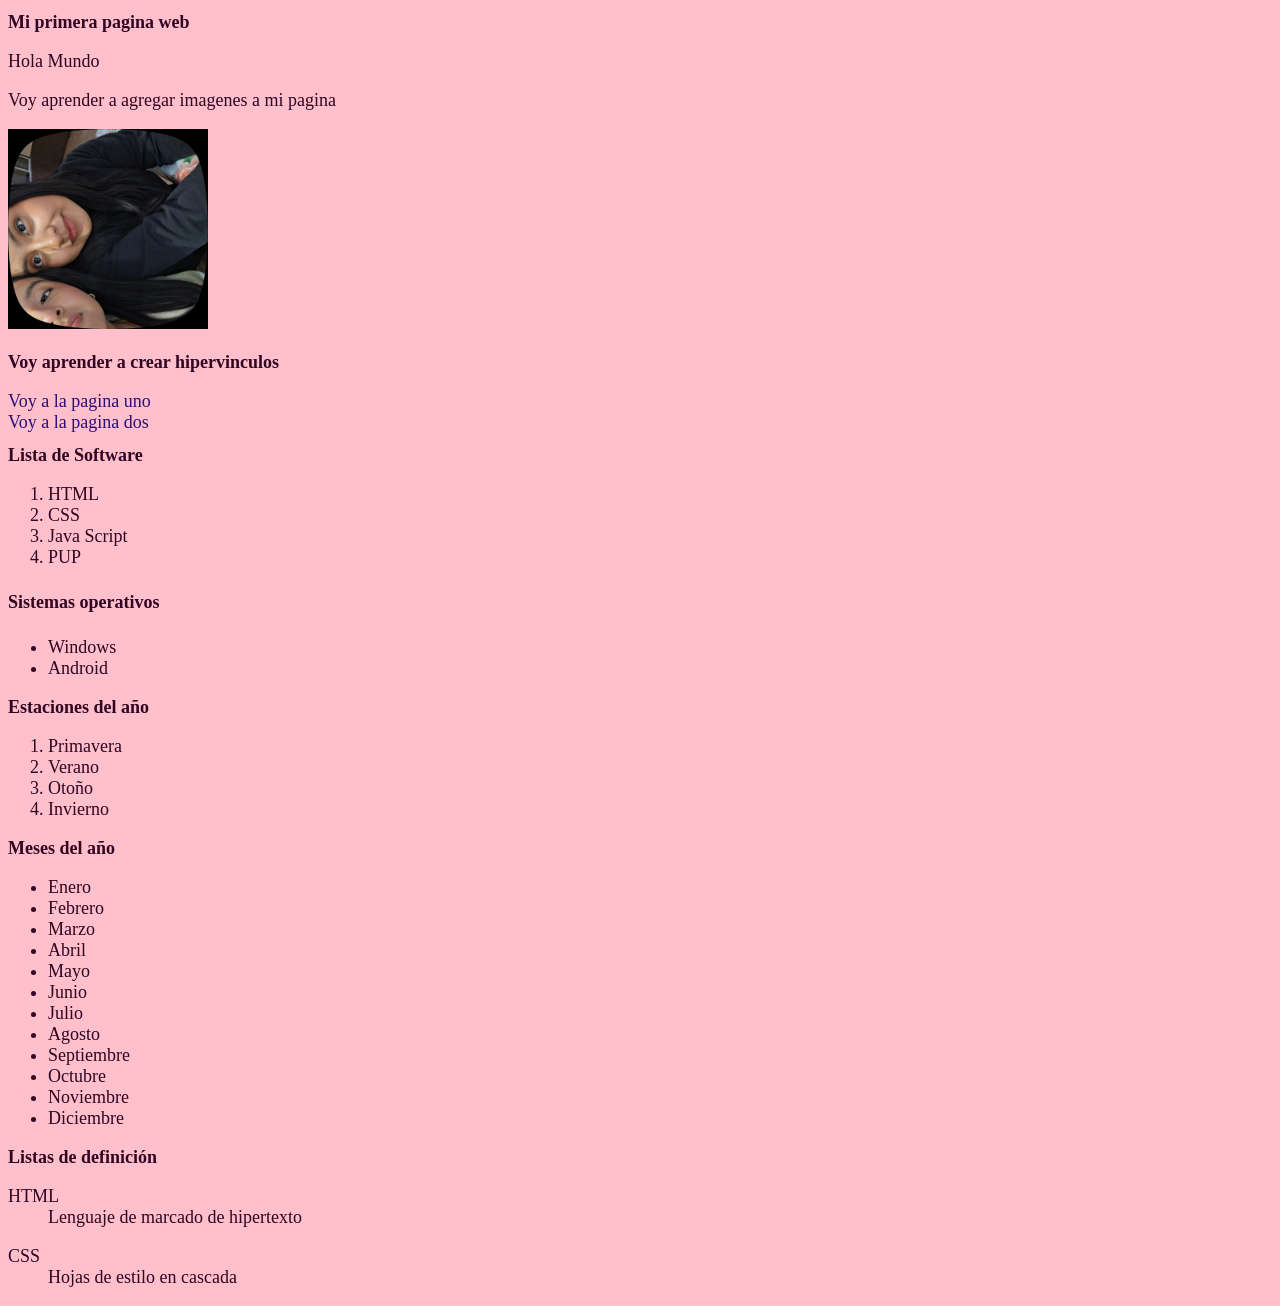
<file: index.html>
<!DOCTYPE html>
<html lang="en">
<head>
    <meta charset="UTF-8">
    <meta name="viewport" content="width=device-width, initial-scale=1.0">
    <title>Vania Naomi</title>
    <link rel="stylesheet" href="adorno.css">
</head>
<body bgcolor="pink">
    <h1>Mi primera pagina web</h1>
    <p> Hola Mundo</p>


    <p>Voy aprender a agregar imagenes a mi pagina</p>
    <img src="WhatsApp Image 2026-10-16 at 11.18.41 PM.jpeg" alt="es una imagen" width="200">


    <h3> Voy aprender a crear hipervinculos</h3>
    <a href="uno.html"> Voy a la pagina uno </a>
    <br>
    <a href="dos.html"> Voy a la pagina dos </a>


    <h1> Lista de Software</h1>
    <ol>
        <li>HTML</li>
        <li>CSS</li>
        <li>Java Script</li>
        <li>PUP</li>
    </ol>

    <h4> Sistemas operativos</h4>
    <ul>
        <li>Windows</li>
        <li>Android</li>
    </ul>

    <h2> Estaciones del año</h2>
    <ol>
        <li> Primavera </li>
        <li> Verano </li>
        <li> Otoño </li>
        <li> Invierno </li>
    </ol>
    
    <h3> Meses del año </h3>
    <ul>
        <li>Enero</li>
        <li>Febrero</li>
        <li>Marzo</li>
        <li>Abril</li>
        <li>Mayo</li>
        <li>Junio</li>
        <li>Julio</li>
        <li>Agosto</li>
        <li>Septiembre</li>
        <li>Octubre</li>
        <li>Noviembre</li>
        <li>Diciembre</li>
    </ul>

    
    <h1>Listas de definición</h1>
    <dl>
        <dt>HTML</dt>
        <dd>Lenguaje de marcado de hipertexto</dd>
    </dl>
    <dl>
        <dt>CSS</dt>
        <dd>Hojas de estilo en cascada</dd>
    </dl>
</body>
</html>
</file>
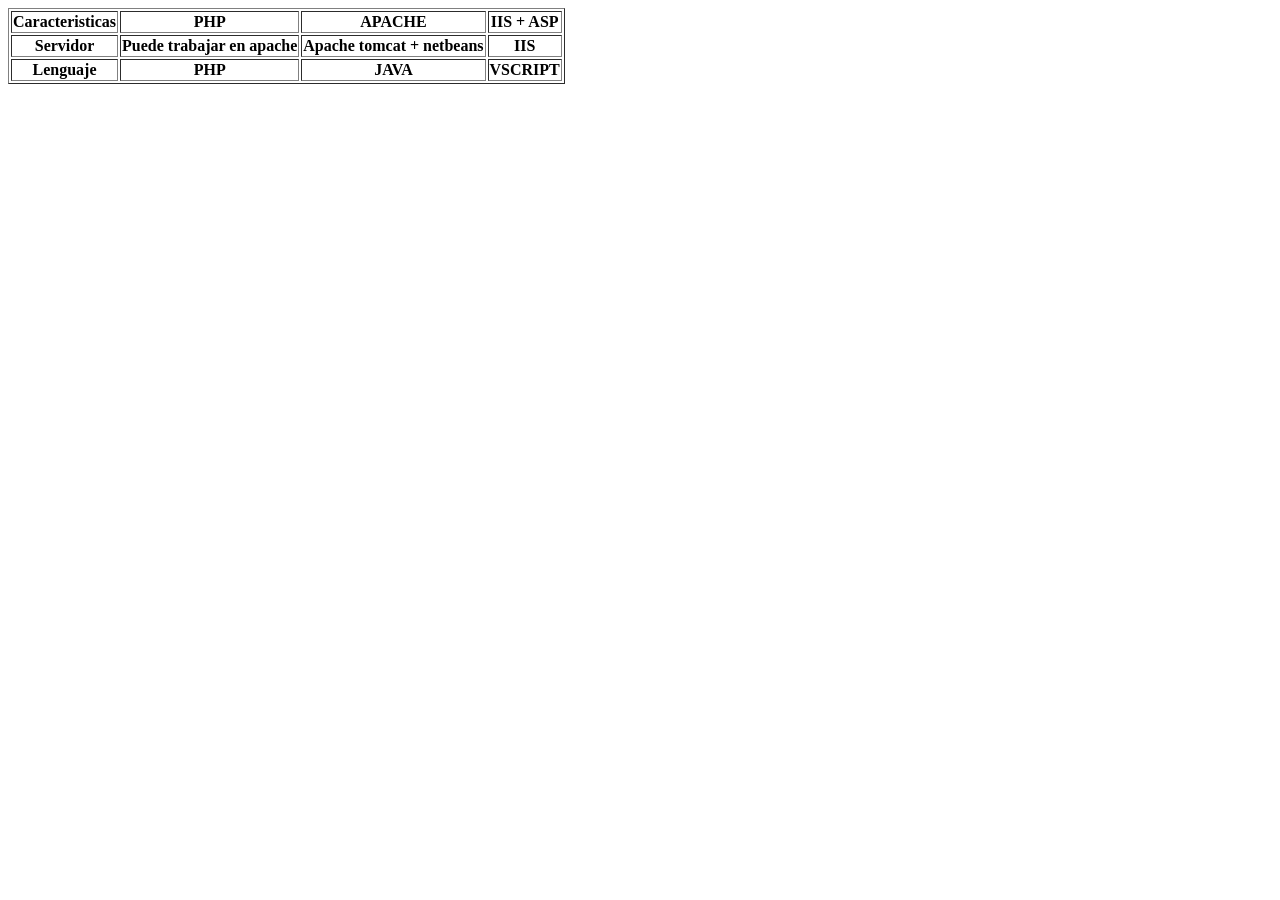
<file: diferencias.html>
<!DOCTYPE html>
<html lang="en">
<head>
    <meta charset="UTF-8">
    <meta name="viewport" content="width=device-width, initial-scale=1.0">
    <title>Diferencias</title>
</head>
<body>
    <table border="1">
        <tr>
            <th>Caracteristicas</th>
            <th>PHP</th>
            <th>APACHE</th>
            <th>IIS + ASP</th>
        </tr>
        <tr>
            <th>Servidor</th>
            <th>Puede trabajar en apache</th>
            <th>Apache tomcat + netbeans</th>
            <th>IIS</th>
        </tr>
        <tr>
            <th>Lenguaje</th>
            <th>PHP</th>
            <th>JAVA</th>
            <th>VSCRIPT</th>
        </tr>
    </table>
</body>
</html>
</file>
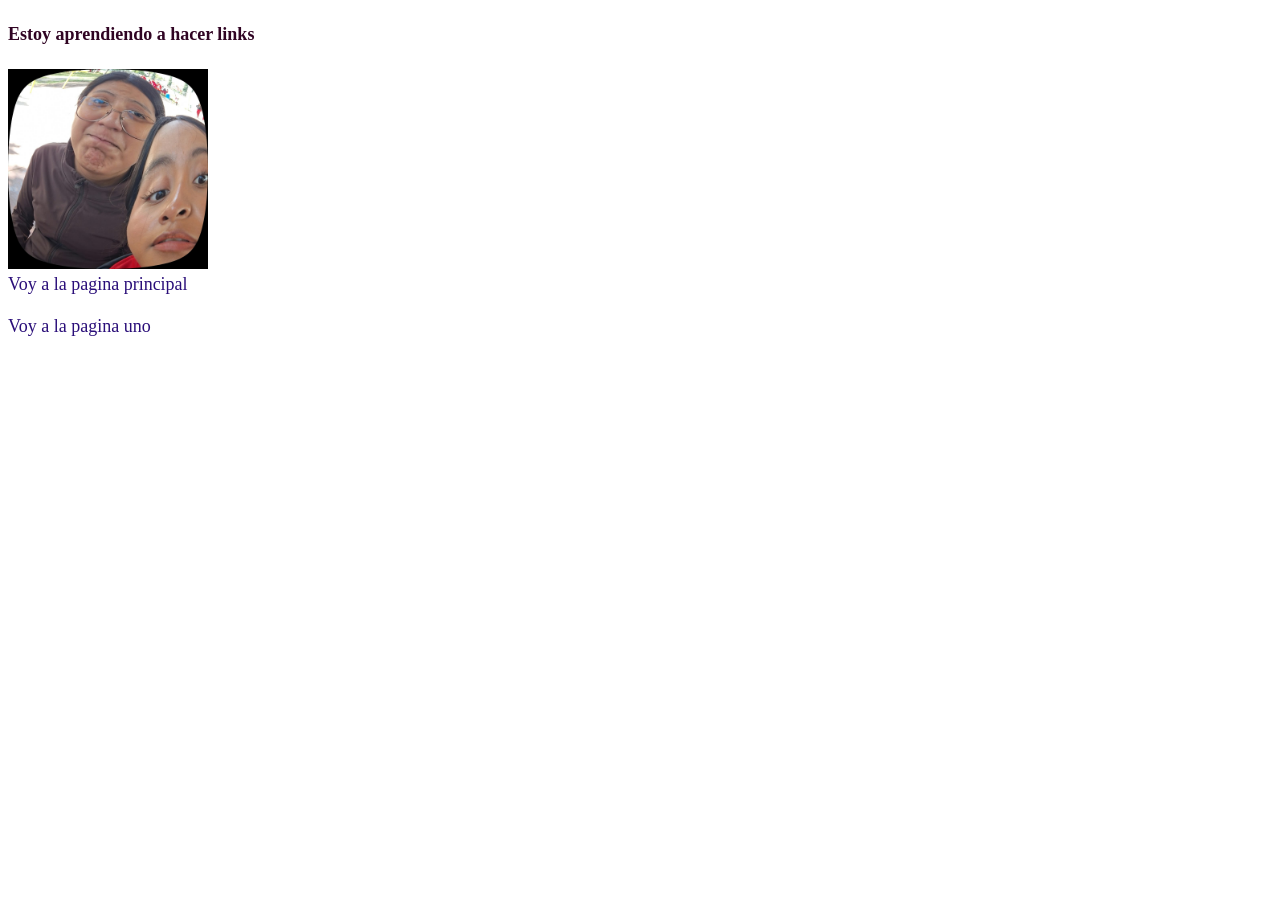
<file: dos.html>
<!DOCTYPE html>
<html lang="en">
<head>
    <meta charset="UTF-8">
    <meta name="viewport" content="width=<device-width>, initial-scale=1.0">
    <title>Document</title>
    <link rel="stylesheet" href="adorno.css">
</head>
<body>
    <h4>Estoy aprendiendo a hacer links </h4>
    <img src="WhatsApp Image 2026-10-16 at 11.18.41 PM (1).jpeg" alt="es una imagen" width="200">
    <br>
    <a href="index.html"> Voy a la pagina principal </a>
    <br>
    <br>
    <a href="uno.html"> Voy a la pagina uno </a>
</body>
</html>
</file>
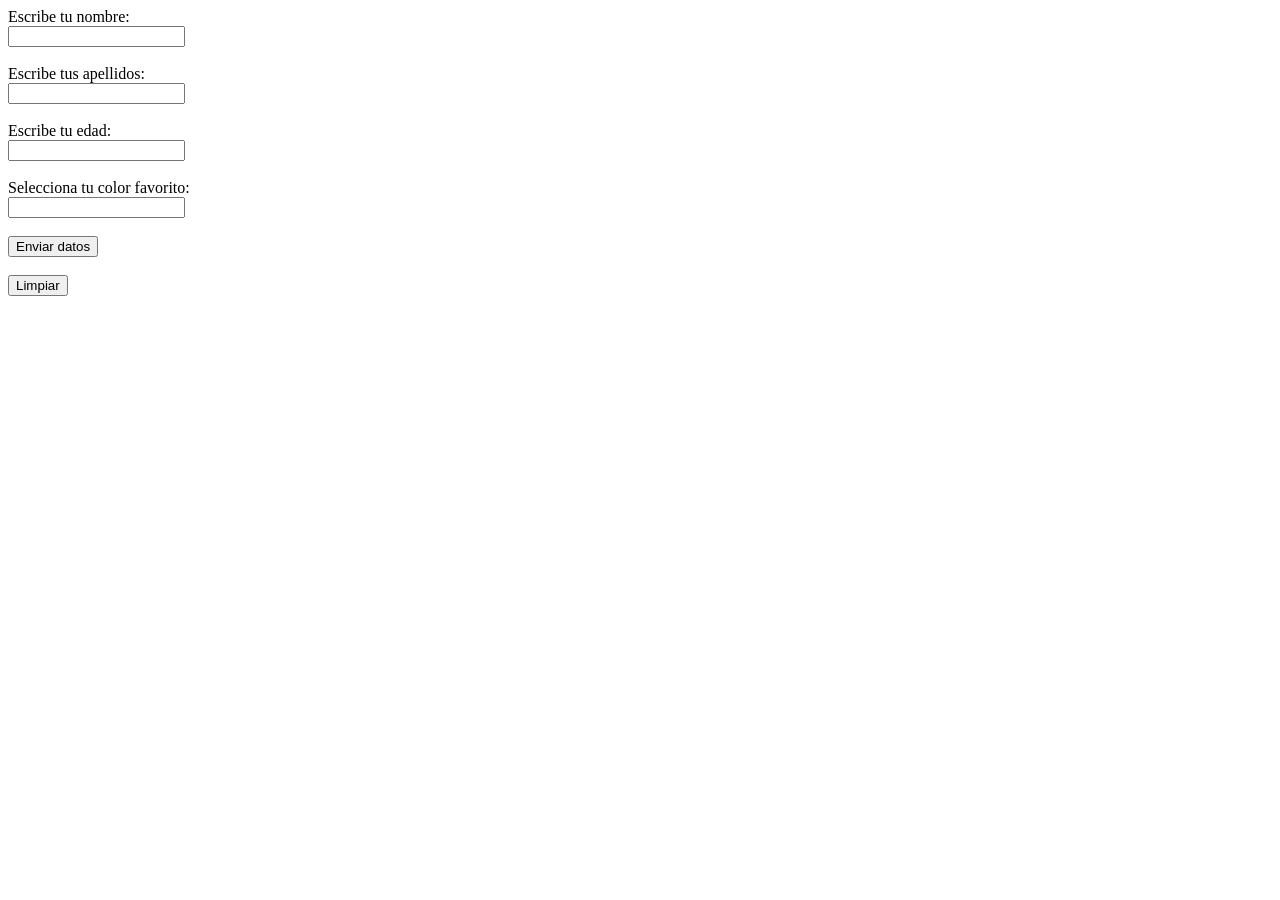
<file: formulario.html>
<!DOCTYPE html>
<html lang="en">
<head>
    <meta charset="UTF-8">
    <meta name="viewport" content="width=device-width, initial-scale=1.0">
    <title>Formulario</title>
</head>
<body>
    <form>
        Escribe tu nombre: <br>
        <input type="text" name="nombre" id="nombre" maxlength="40"><br><br>

        Escribe tus apellidos: <br>
        <input type="text" name="Paterno" id="M"><br><br>

        Escribe tu edad: <br>
        <input type="number" name="edad" id="edad"><br><br>

        Selecciona tu color favorito: <br>
        <input type="text" name="color" id="color"><br><br>
        
        <input type="submit" value="Enviar datos"><br><br>
        <input type="button" value="Limpiar"><br><br>
    </form>
</body>
</html>
</file>
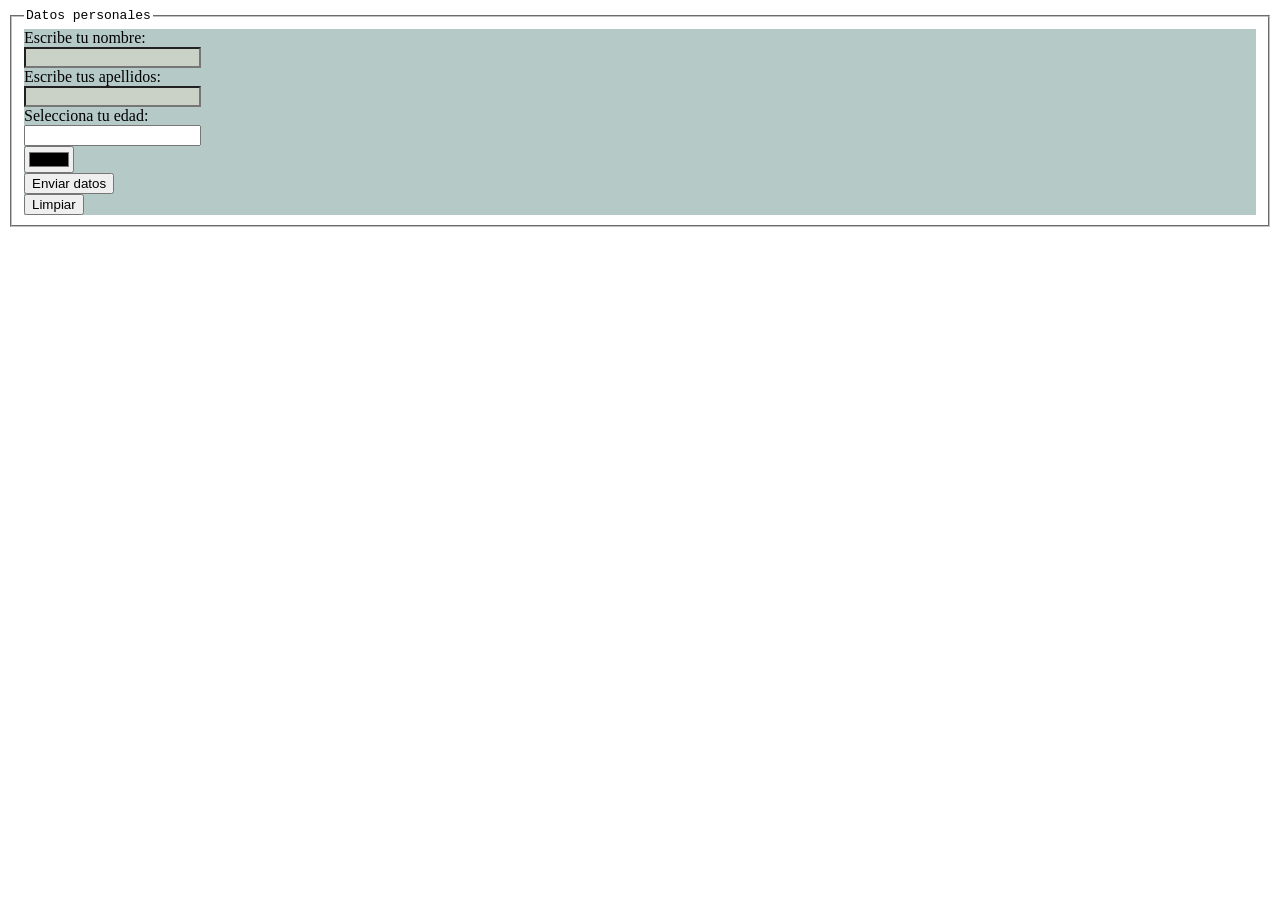
<file: formulario2.html>
<!DOCTYPE html>
<html lang="en">
<head>
    <meta charset="UTF-8">
    <meta name="viewport" content="width=device-width, initial-scale=1.0">
    <title>Formulario 2</title>
    <link rel="stylesheet" href="adornoFormulario.css">
</head>
<body>
    <fieldset><legend>Datos personales</legend>
        <form method="POST" action="ver.php">
            Escribe tu nombre:
            <br>
            <input type="text" name="nombre" id="nombre">
            <br>
            Escribe tus apellidos:
            <br>
            <input type="text" name="apellido" id="apellido">
            <br>
            Selecciona tu edad:
            <br>
            <input type="number" name="edad" id="edad">
            <br>
            <input type="color" name="color" id="color">
            <br>
            <input type="submit" value="Enviar datos">
            <br>
            <input type="reset" value="Limpiar">
        </form>
    </fieldset>
</body>
</html>
</file>
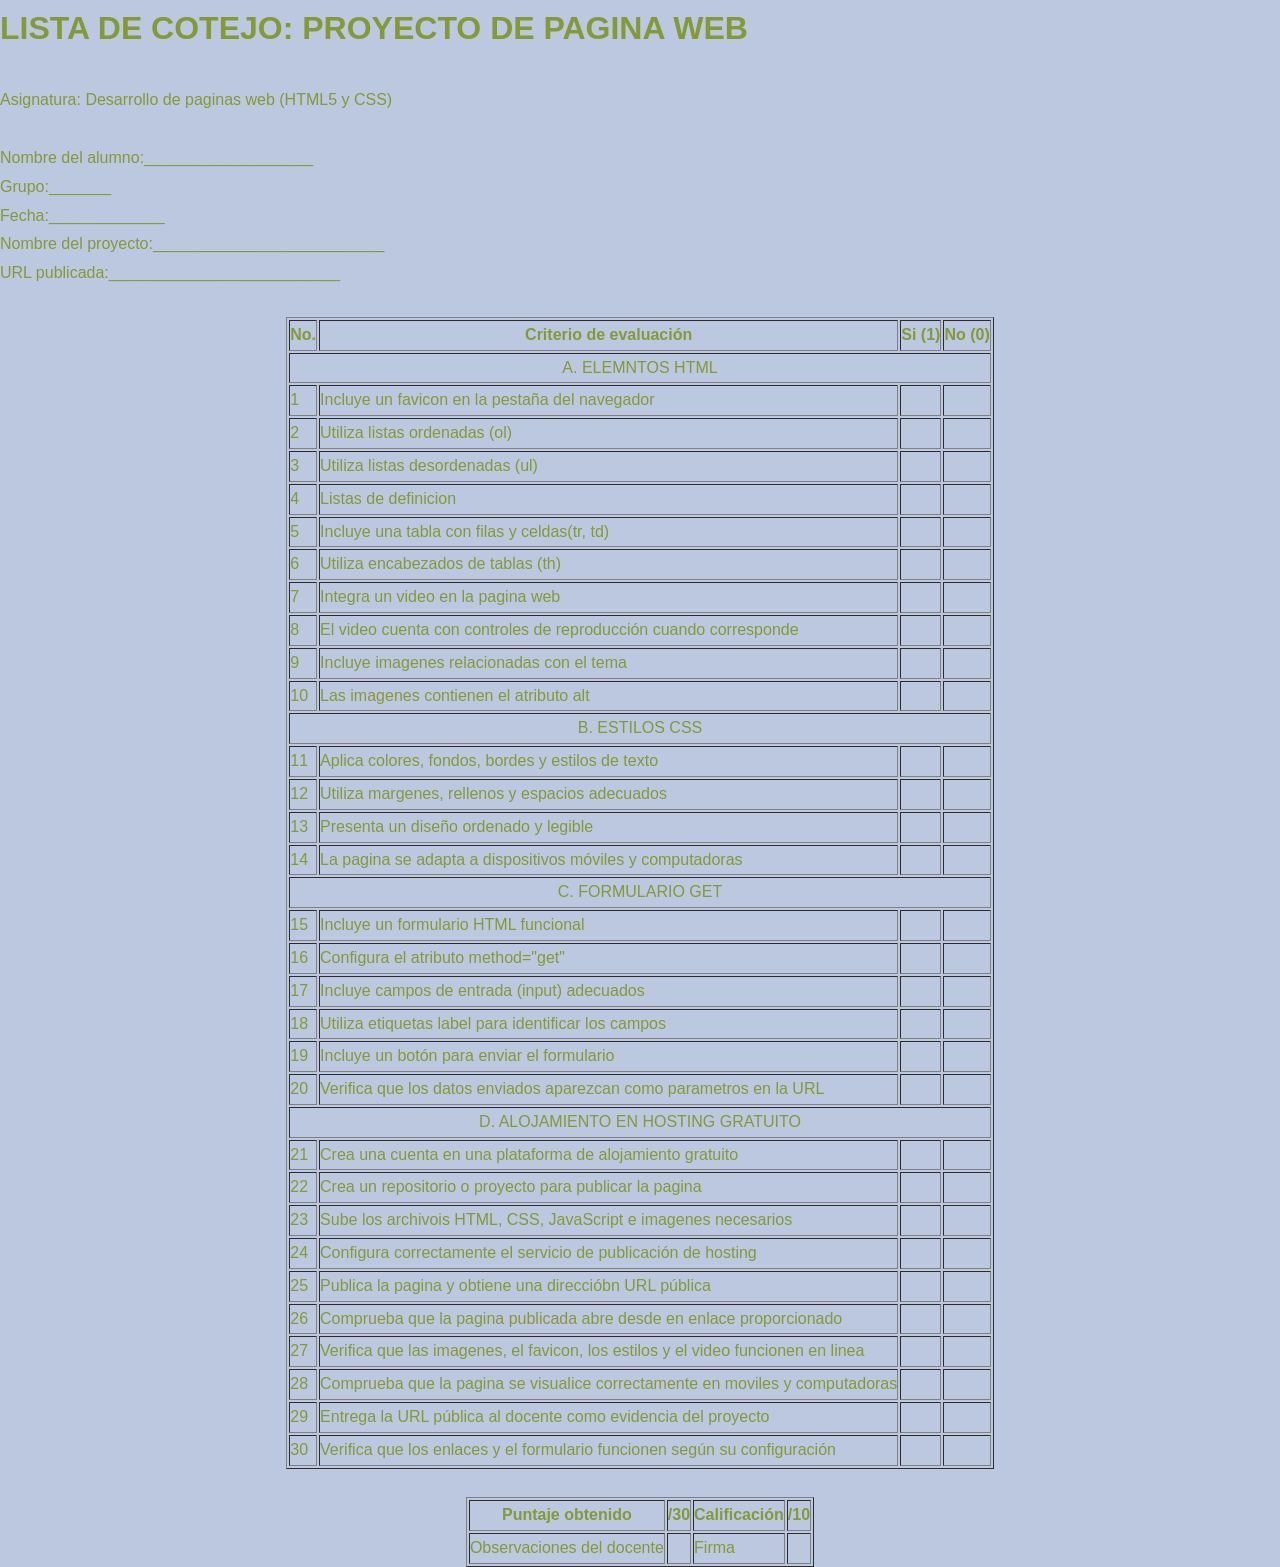
<file: listaCotejo.html>
<!DOCTYPE html>
<html lang="en">
<head>
    <meta charset="UTF-8">
    <meta name="viewport" content="width=device-width, initial-scale=1.0">
    <title>Lista de Cotejo 5AMP</title>
    <link rel="stylesheet" href="cotejo.css">
</head>
<body>
    <h1>LISTA DE COTEJO: PROYECTO DE PAGINA WEB</h1>
    <br>
    <p>Asignatura: Desarrollo de paginas web (HTML5 y CSS)</p>
    <br>
    <P>Nombre del alumno:___________________</P><p>Grupo:_______</p><p>Fecha:_____________</p>
    <p>Nombre del proyecto:__________________________</p><p>URL publicada:__________________________</p>
    <br>
    <table border="1" class="table table-striped tabla-rosa">
        <tr>
            <th>No.</th>
            <th>Criterio de evaluación</th>
            <th>Si (1)</th>
            <th>No (0)</th>
        </tr>
        <tr>
            <td colspan="4"><center> A. ELEMNTOS HTML</center></td>
        </tr>
        <tr>
            <td>1</td>
            <td>Incluye un favicon en la pestaña del navegador</td>
            <td></td>
            <td></td>
        </tr>
        <tr>
            <td>2</td>
            <td>Utiliza listas ordenadas (ol)</td>
            <td></td>
            <td></td>
        </tr>
        <tr>
            <td>3</td>
            <td>Utiliza listas desordenadas (ul)</td>
            <td></td>
            <td></td>
        </tr>
        <tr>
            <td>4</td>
            <td>Listas de definicion</td>
            <td></td>
            <td></td>
        </tr>
        <tr>
            <td>5</td>
            <td>Incluye una tabla con filas y celdas(tr, td)</td>
            <td></td>
            <td></td>
        </tr>
        <tr>
            <td>6</td>
            <td>Utiliza encabezados de tablas (th)</td>
            <td></td>
            <td></td>
        </tr>
        <tr>
            <td>7</td>
            <td>Integra un video en la pagina web</td>
            <td></td>
            <td></td>
        </tr>
        <tr>
            <td>8</td>
            <td>El video cuenta con controles de reproducción cuando corresponde</td>
            <td></td>
            <td></td>
        </tr>
        <tr>
            <td>9</td>
            <td>Incluye imagenes relacionadas con el tema</td>
            <td></td>
            <td></td>
        </tr>
        <tr>
            <td>10</td>
            <td>Las imagenes contienen el atributo alt</td>
            <td></td>
            <td></td>
        </tr>
        <tr>
            <td colspan="4"><center>B. ESTILOS CSS</center></td>
        </tr>
        <tr>
            <td>11</td>
            <td>Aplica colores, fondos, bordes y estilos de texto</td>
            <td></td>
            <td></td>
        </tr>
        <tr>
            <td>12</td>
            <td>Utiliza margenes, rellenos y espacios adecuados</td>
            <td></td>
            <td></td>
        </tr>
        <tr>
            <td>13</td>
            <td>Presenta un diseño ordenado y legible</td>
            <td></td>
            <td></td>
        </tr>
        <tr>
            <td>14</td>
            <td>La pagina se adapta a dispositivos móviles y computadoras</td>
            <td></td>
            <td></td>
        </tr>
        <tr>
            <td colspan="4"><center>C. FORMULARIO GET</center></td>
        </tr>
        <tr>
            <td>15</td>
            <td>Incluye un formulario HTML funcional</td>
            <td></td>
            <td></td>
        </tr>
        <tr>
            <td>16</td>
            <td>Configura el atributo method="get"</td>
            <td></td>
            <td></td>
        </tr>
        <tr>
            <td>17</td>
            <td>Incluye campos de entrada (input) adecuados</td>
            <td></td>
            <td></td>
        </tr>
        <tr>
            <td>18</td>
            <td>Utiliza etiquetas label para identificar los campos</td>
            <td></td>
            <td></td>
        </tr>
        <tr>
            <td>19</td>
            <td>Incluye un botón para enviar el formulario</td>
            <td></td>
            <td></td>
        </tr>
        <tr>
            <td>20</td>
            <td>Verifica que los datos enviados aparezcan como parametros en la URL</td>
            <td></td>
            <td></td>
        </tr>
        <tr>
            <td colspan="4"> <center>D. ALOJAMIENTO EN HOSTING GRATUITO </center></td>
        </tr>
        <tr>
            <td>21</td>
            <td>Crea una cuenta en una plataforma de alojamiento gratuito</td>
            <td></td>
            <td></td>
        </tr>
        <tr>
            <td>22</td>
            <td>Crea un repositorio o proyecto para publicar la pagina</td>
            <td></td>
            <td></td>
        </tr>
        <tr>
            <td>23</td>
            <td>Sube los archivois HTML, CSS, JavaScript e imagenes necesarios</td>
            <td></td>
            <td></td>
        </tr>
        <tr>
            <td>24</td>
            <td>Configura correctamente el servicio de publicación de hosting</td>
            <td></td>
            <td></td>
        </tr>
        <tr>
            <td>25</td>
            <td>Publica la pagina y obtiene una direccióbn URL pública</td>
            <td></td>
            <td></td>
        </tr>
        <tr>
            <td>26</td>
            <td>Comprueba que la pagina publicada abre desde en enlace proporcionado</td>
            <td></td>
            <td></td>
        </tr>
        <tr>
            <td>27</td>
            <td>Verifica que las imagenes, el favicon, los estilos y el video funcionen en linea</td>
            <td></td>
            <td></td>
        </tr>
        <tr>
            <td>28</td>
            <td>Comprueba que la pagina se visualice correctamente en moviles y computadoras</td>
            <td></td>
            <td></td>
        </tr>
        <tr>
            <td>29</td>
            <td>Entrega la URL pública al docente como evidencia del proyecto</td>
            <td></td>
            <td></td>
        </tr>
        <tr>
            <td>30</td>
            <td>Verifica que los enlaces y el formulario funcionen según su configuración</td>
            <td></td>
            <td></td>
        </tr>
    </table>
    <br>
    <table border="1">
        <tr>
            <th>Puntaje obtenido</th>
            <th>/30</th>
            <th>Calificación</th>
            <th>/10</th>
        </tr>
        <tr>
            <td>Observaciones del docente</td>
            <td></td>
            <td>Firma</td>
            <td></td>
        </tr>
    </table>
</body>
</html>
</file>
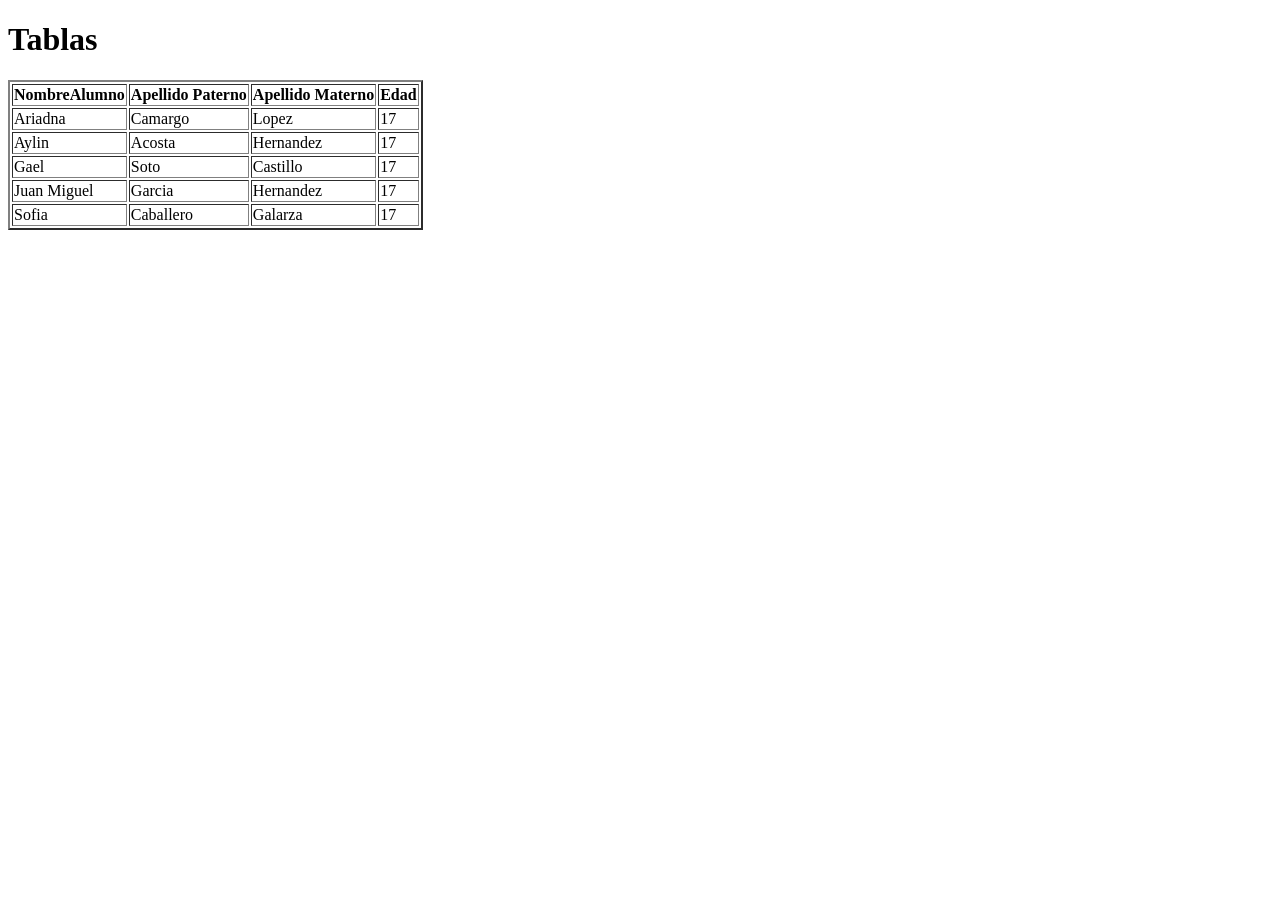
<file: nombres.html>
<!DOCTYPE html>
<html lang="en">
<head>
    <meta charset="UTF-8">
    <meta name="viewport" content="width=device-width, initial-scale=1.0">
    <title>Lista de compañeros</title>
    <link rel="shortcut icon" href="./imagen/favicon.ico" type="image/x-icon">

</head>
<body>
    <h1> Tablas </h1>
    <table border="2">
    <tr>
        <th>NombreAlumno</th>
        <th>Apellido Paterno</th>
        <th>Apellido Materno</th>
        <th>Edad</th>
    </tr>

    <tr>
        <td>Ariadna</td>
        <td> Camargo</td>
        <td>Lopez</td>
        <td>17</td>
    </tr>
    <tr>
        <td>Aylin</td>
        <td>Acosta</td>
        <td>Hernandez</td>
        <td>17</td>
    </tr>
    <tr>
        <td>Gael</td>
        <td>Soto</td>
        <td>Castillo</td>
        <td>17</td>
    </tr>
    <tr>
        <td>Juan Miguel</td>
        <td>Garcia</td>
        <td>Hernandez</td>
        <td>17</td>
    </tr>
    <tr>
        <td>Sofia</td>
        <td>Caballero</td>
        <td>Galarza</td>
        <td>17</td>
    </tr>
</body>
</html>
</file>
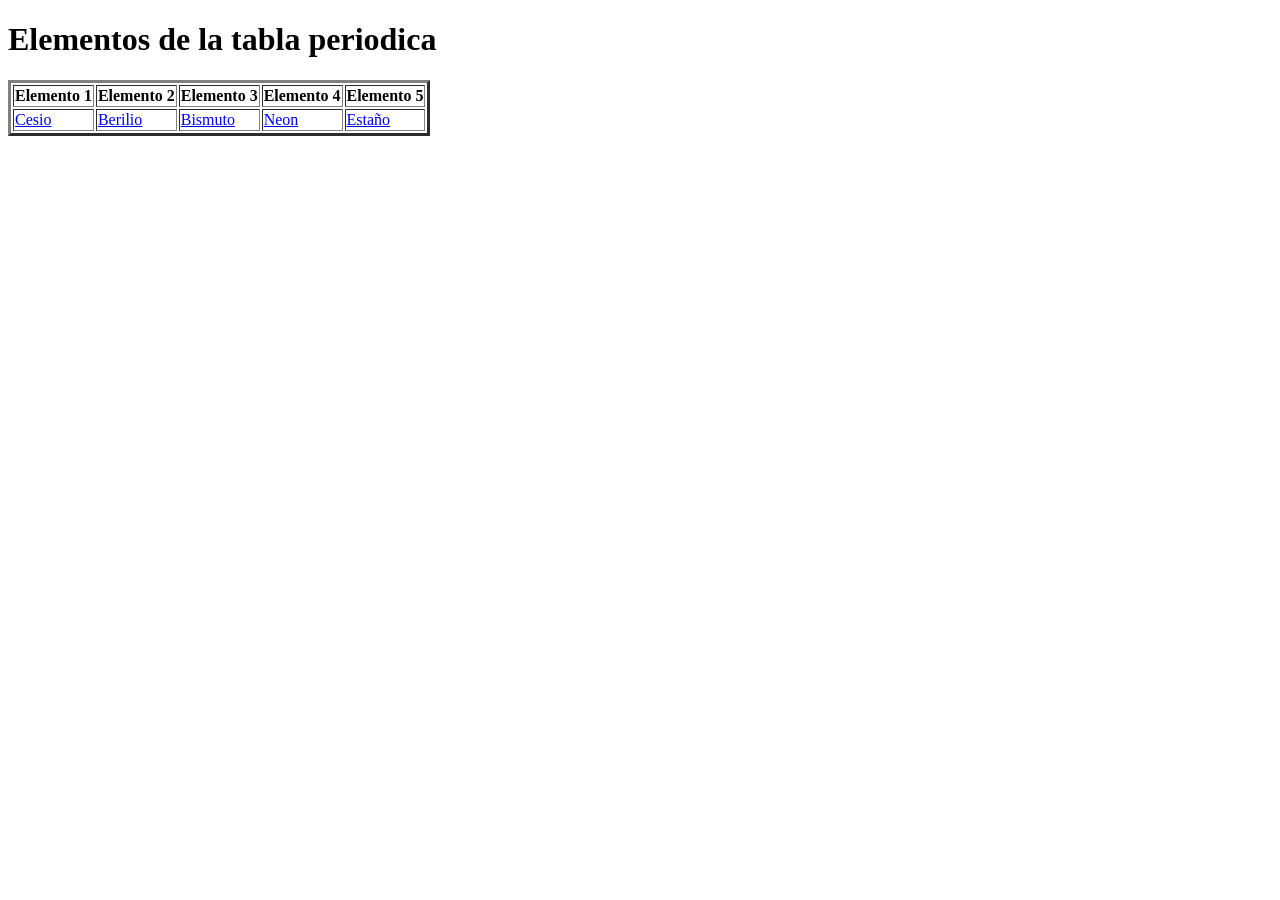
<file: tablaPeriodica.html>
<!DOCTYPE html>
<html lang="en">
<head>
    <meta charset="UTF-8">
    <meta name="viewport" content="width=device-width, initial-scale=1.0">
    <title>Tabla periodica</title>
</head>
<body>
    <h1>Elementos de la tabla periodica</h1>
    <table border="3">
        <tr>
            <th>Elemento 1</th>
            <th>Elemento 2</th>
            <th>Elemento 3</th>
            <th>Elemento 4</th>
            <th>Elemento 5</th>
        </tr>
        <tr>
            <td><a href="https://www.lenntech.es/periodica/elementos/cs.htm">Cesio</a></td>
            <td><a href="https://www.lenntech.es/periodica/elementos/be.htm">Berilio</a></td>
            <td><a href="https://www.lenntech.es/periodica/elementos/bi.htm">Bismuto</a></td>
            <td><a href="https://www.lenntech.es/periodica/elementos/ne.htm">Neon</a></td>
            <td><a href="https://www.lenntech.es/periodica/elementos/sn.htm">Estaño</a></td>
        </tr>  
    </table>
</body>
</html>
</file>
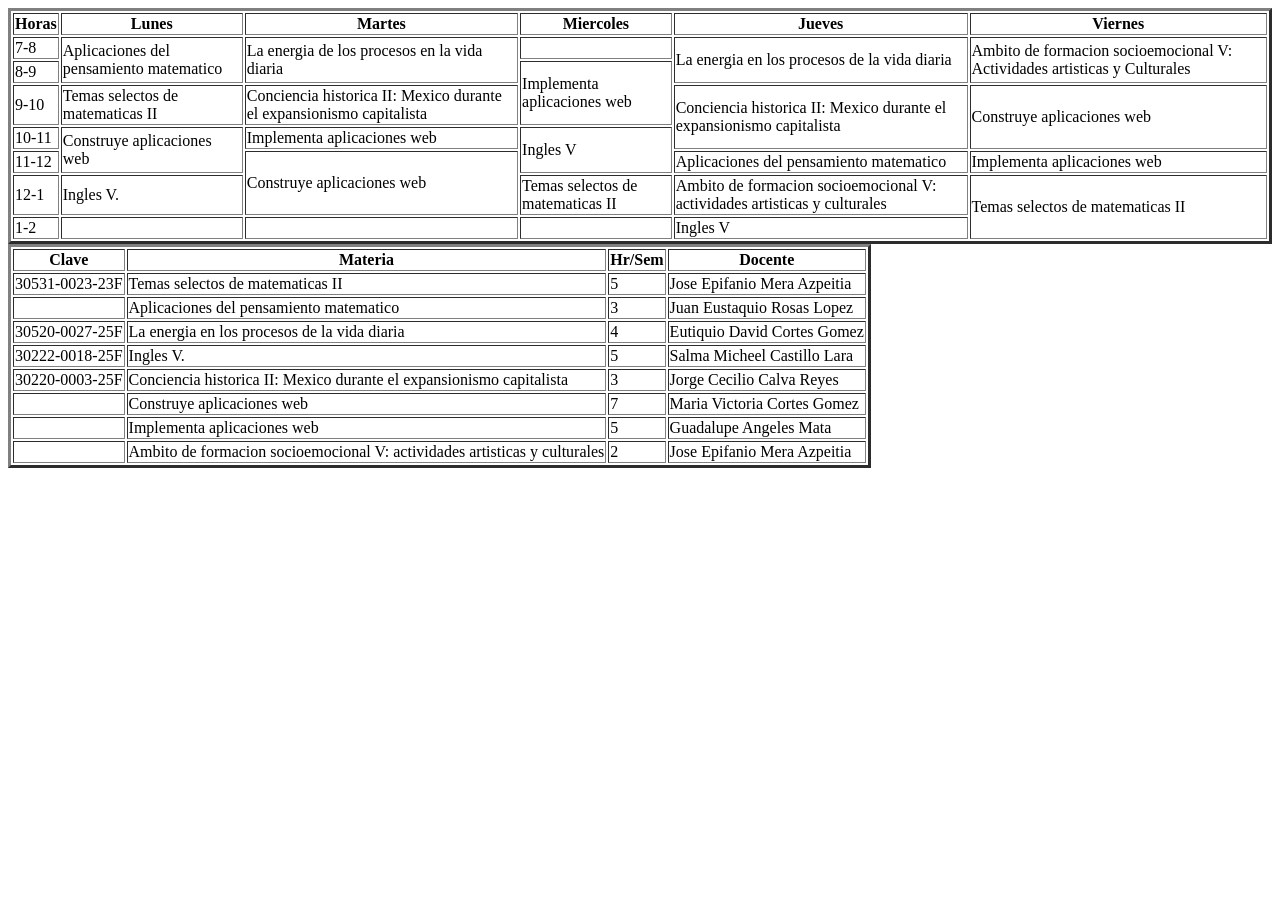
<file: tablas.html>
<!DOCTYPE html>
<html lang="en">
<head>
    <meta charset="UTF-8">
    <meta name="viewport" content="width=device-width, initial-scale=1.0">
    <title>Horario</title>
</head>
<body>
    <table border="3">
    
        <tr>
            <th> Horas </th>
            <th> Lunes  </th>
            <th> Martes </th>
            <th> Miercoles </th>
            <th> Jueves </th>
            <th> Viernes </th>
        </tr>
        
        <tr>
        <td> 7-8</td>
        <td rowspan="2"> Aplicaciones del pensamiento matematico </td>
        <td rowspan="2"> La energia de los procesos en la vida diaria </td>
        <td></td>
        <td rowspan="2">  La energia en los procesos de la vida diaria </td>
        <td rowspan="2"> Ambito de formacion socioemocional V: Actividades artisticas y Culturales </td>
        </tr>

        <tr>
            <td> 8-9 </td>
            <td rowspan="2">Implementa aplicaciones web </td>
        </tr>

        <tr>
            <td> 9-10 </td>
            <td> Temas selectos de matematicas II</td>
            <td>Conciencia historica II: Mexico durante el expansionismo capitalista</td>
            <td rowspan="2">Conciencia historica II: Mexico durante el expansionismo capitalista</td>
            <td rowspan="2"> Construye aplicaciones web </td>
        </tr>

        <tr>
            <td> 10-11</td>
            <td rowspan="2">Construye aplicaciones web</td>
            <td>Implementa aplicaciones web</td>
            <td rowspan="2">Ingles V</td>
        </tr>

        <tr>
            <td> 11-12</td>
            <td rowspan="2"> Construye aplicaciones web </td>
            <td>Aplicaciones del pensamiento matematico</td>
            <td> Implementa aplicaciones web</td>
        </tr>

        <tr>
            <td> 12-1</td>
            <td>Ingles V.</td>
            <td>Temas selectos de matematicas II</td>
            <td> Ambito de formacion socioemocional V: actividades artisticas y culturales</td>
            <td rowspan="2">Temas selectos de matematicas II</td>
        </tr>

        <tr> 
            <td> 1-2 </td>
            <td></td>
            <td></td>
            <td></td>
            <td>Ingles V</td>
        </tr>

    </table>


    <table border="3">
       <tr>
          <th>Clave</th>
          <th>Materia</th>
          <th>Hr/Sem</th>
          <th>Docente</th>
      </tr>


       <tr>
          <td>30531-0023-23F</td>
          <td>Temas selectos de matematicas II</td>
          <td>5</td>
          <td>Jose Epifanio Mera Azpeitia</td>
      </tr>

  <tr>
    <td></td>
    <td>Aplicaciones del pensamiento matematico</td>
    <td>3</td>
    <td>Juan Eustaquio Rosas Lopez</td>
  </tr>

  <tr>
    <td>30520-0027-25F</td>
    <td>La energia en los procesos de la vida diaria</td>
    <td>4</td>
    <td>Eutiquio David Cortes Gomez</td>
  </tr>

  <tr>
    <td>30222-0018-25F</td>
    <td>Ingles V.</td>
    <td>5</td>
    <td>Salma Micheel Castillo Lara</td>
  </tr>

  <tr>
    <td>30220-0003-25F</td>
    <td>Conciencia historica II: Mexico durante el expansionismo capitalista</td>
    <td>3</td>
    <td>Jorge Cecilio Calva Reyes</td>
  </tr>

  <tr>
    <td></td>
    <td>Construye aplicaciones web</td>
    <td>7</td>
    <td>Maria Victoria Cortes Gomez</td>
  </tr>

  <tr>
    <td></td>
    <td>Implementa aplicaciones web</td>
    <td>5</td>
    <td>Guadalupe Angeles Mata</td>
  </tr>

  <tr>
    <td></td>
    <td>Ambito de formacion socioemocional V: actividades artisticas y culturales</td>
    <td>2</td>
    <td>Jose Epifanio Mera Azpeitia</td>
  </tr>
</table>

    
</body>
</html>
</file>
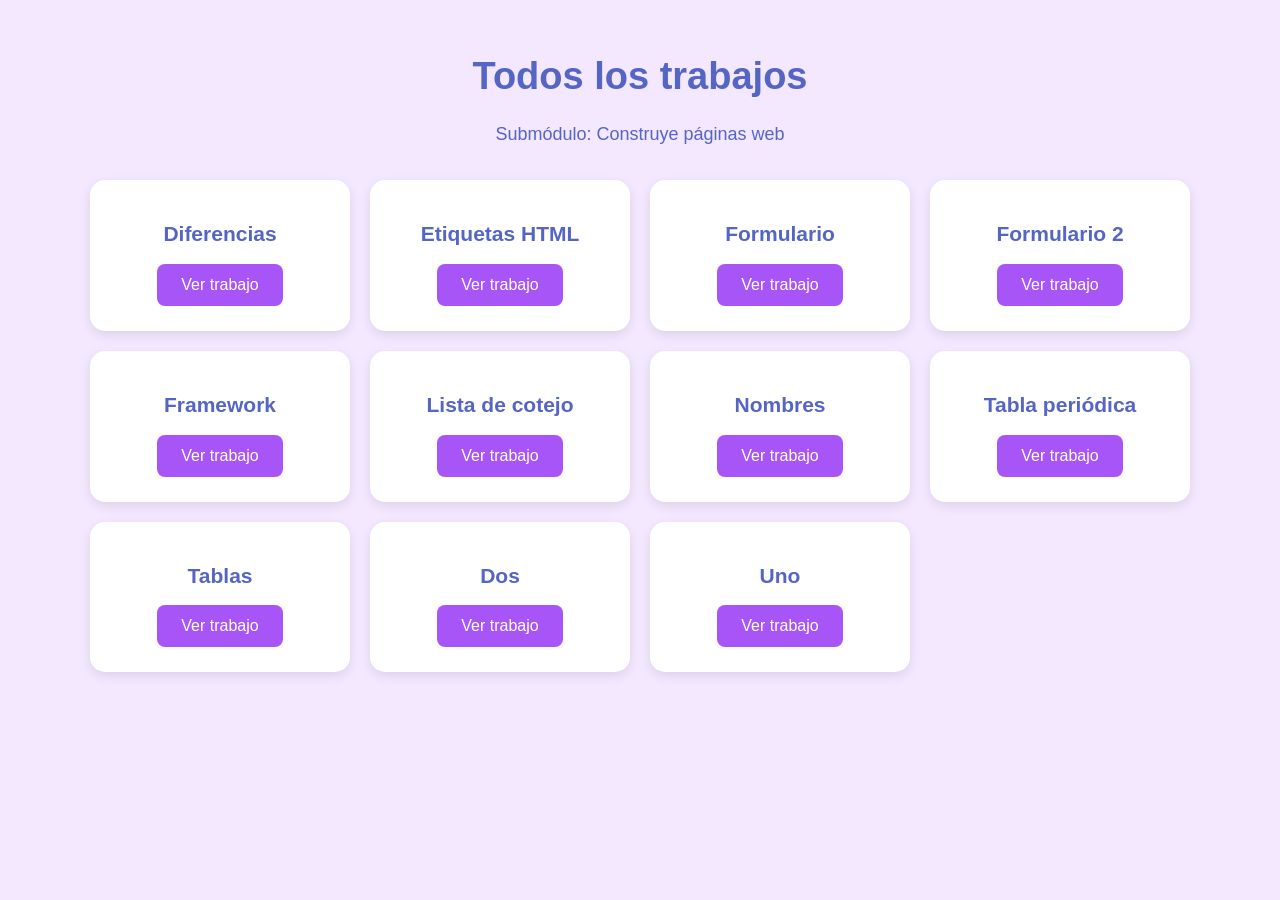
<file: trabajos.html>
<!DOCTYPE html>
<html lang="es">
<head>
    <meta charset="UTF-8">
    <meta name="viewport" content="width=device-width, initial-scale=1.0">
    <title>Todos los trabajos</title>

    <style>
        body {
            font-family: Arial, sans-serif;
            margin: 0;
            padding: 30px;
            background: #f3e8ff;
            color: #5465c4;
        }

        h1 {
            text-align: center;
            font-size: 38px;
        }

        p {
            text-align: center;
            font-size: 18px;
        }

        .contenedor {
            display: grid;
            grid-template-columns: repeat(auto-fit, minmax(220px, 1fr));
            gap: 20px;
            max-width: 1100px;
            margin: 35px auto;
        }

        .tarjeta {
            background: white;
            padding: 25px;
            border-radius: 15px;
            text-align: center;
            box-shadow: 0 4px 12px #00000018;
        }

        .tarjeta h2 {
            font-size: 21px;
        }

        .boton {
            display: inline-block;
            padding: 12px 24px;
            background: #a855f7;
            color: white;
            text-decoration: none;
            border-radius: 8px;
        }

        .boton:hover {
            background: #7e22ce;
        }
    </style>
</head>

<body>

    <h1>Todos los trabajos</h1>
    <p>Submódulo: Construye páginas web</p>

    <div class="contenedor">

        <div class="tarjeta">
            <h2>Diferencias</h2>
            <a class="boton" href="diferencias.html">Ver trabajo</a>
        </div>

        <div class="tarjeta">
            <h2>Etiquetas HTML</h2>
            <a class="boton" href="etiquetas.html">Ver trabajo</a>
        </div>

        <div class="tarjeta">
            <h2>Formulario</h2>
            <a class="boton" href="formulario.html">Ver trabajo</a>
        </div>

        <div class="tarjeta">
            <h2>Formulario 2</h2>
            <a class="boton" href="formulario2.html">Ver trabajo</a>
        </div>

        <div class="tarjeta">
            <h2>Framework</h2>
            <a class="boton" href="framework.html">Ver trabajo</a>
        </div>

        <div class="tarjeta">
            <h2>Lista de cotejo</h2>
            <a class="boton" href="listaDeCotejo.html">Ver trabajo</a>
        </div>

        <div class="tarjeta">
            <h2>Nombres</h2>
            <a class="boton" href="nombres.html">Ver trabajo</a>
        </div>

        <div class="tarjeta">
            <h2>Tabla periódica</h2>
            <a class="boton" href="tablaPeriodica.html">Ver trabajo</a>
        </div>

        <div class="tarjeta">
            <h2>Tablas</h2>
            <a class="boton" href="tablas.html">Ver trabajo</a>
        </div>

        <div class="tarjeta">
            <h2>Dos</h2>
            <a class="boton" href="dos.html">Ver trabajo</a>
        </div>

        <div class="tarjeta">
            <h2>Uno</h2>
            <a class="boton" href="uno.html">Ver trabajo</a>
        </div>

    </div>

</body>
</html>
</file>
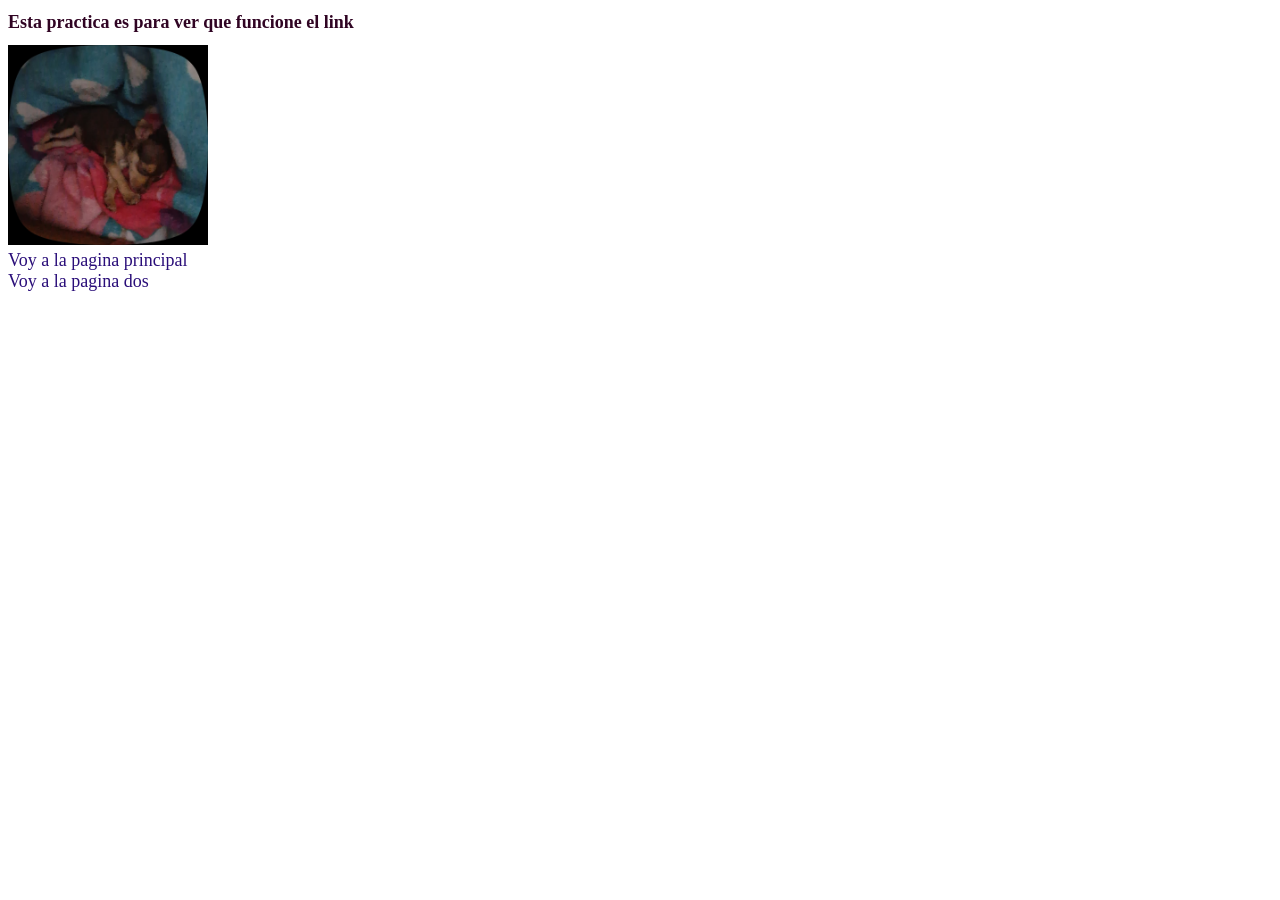
<file: uno.html>
<!DOCTYPE html>
<html lang="en">
<head>
    <meta charset="UTF-8">
    <meta name="viewport" content="width=device-width, initial-scale=1.0">
    <title>link</title>
    <link rel="stylesheet" href="adorno.css">
</head>
<body>
    <h1>Esta practica es para ver que funcione el link</h1>

    <img src="WhatsApp Image 2026-10-16 at 11.18.41 PM (2).jpeg" alt="es una imagen" width="200">
    <br>
    <a href="index.html">Voy a la pagina principal </a>
    <br>
    <a href="dos.html"> Voy a la pagina dos </a>
</body>
</html>
</file>
<file: adorno.css>
*{
    color: rgb(48, 4, 35);
    font-family: 'Times New Roman', Times, serif;
    font-size:large;
}
a{
    color: rgb(42, 14, 121);
    text-decoration: none;
}
a:hover{
    color:rgb(150, 17, 17);
    font-size: 16px;
}
</file>
<file: adornoFormulario.css>
form{
    background: rgb(181, 202, 199);
}
legend{
    border-color: rgb(72, 82, 73);
    border-radius: 15px;
    font-family:'Courier New', Courier, monospace;
    font-size:small;
}
input[type="text"]{
    background-color: rgb(202, 209, 198);
    color: rgb(14, 153, 49);
}
</file>
<file: cotejo.css>
*{
    box-sizing: border-box;
    margin: auto;
    padding: 0%;
}
body{
    font-family:'Gill Sans', 'Gill Sans MT', Calibri, 'Trebuchet MS', sans-serif;
    line-height: 1.8;
    color: rgb(132, 153, 55);
    background-color: rgb(188, 200, 223);
}
</file>
